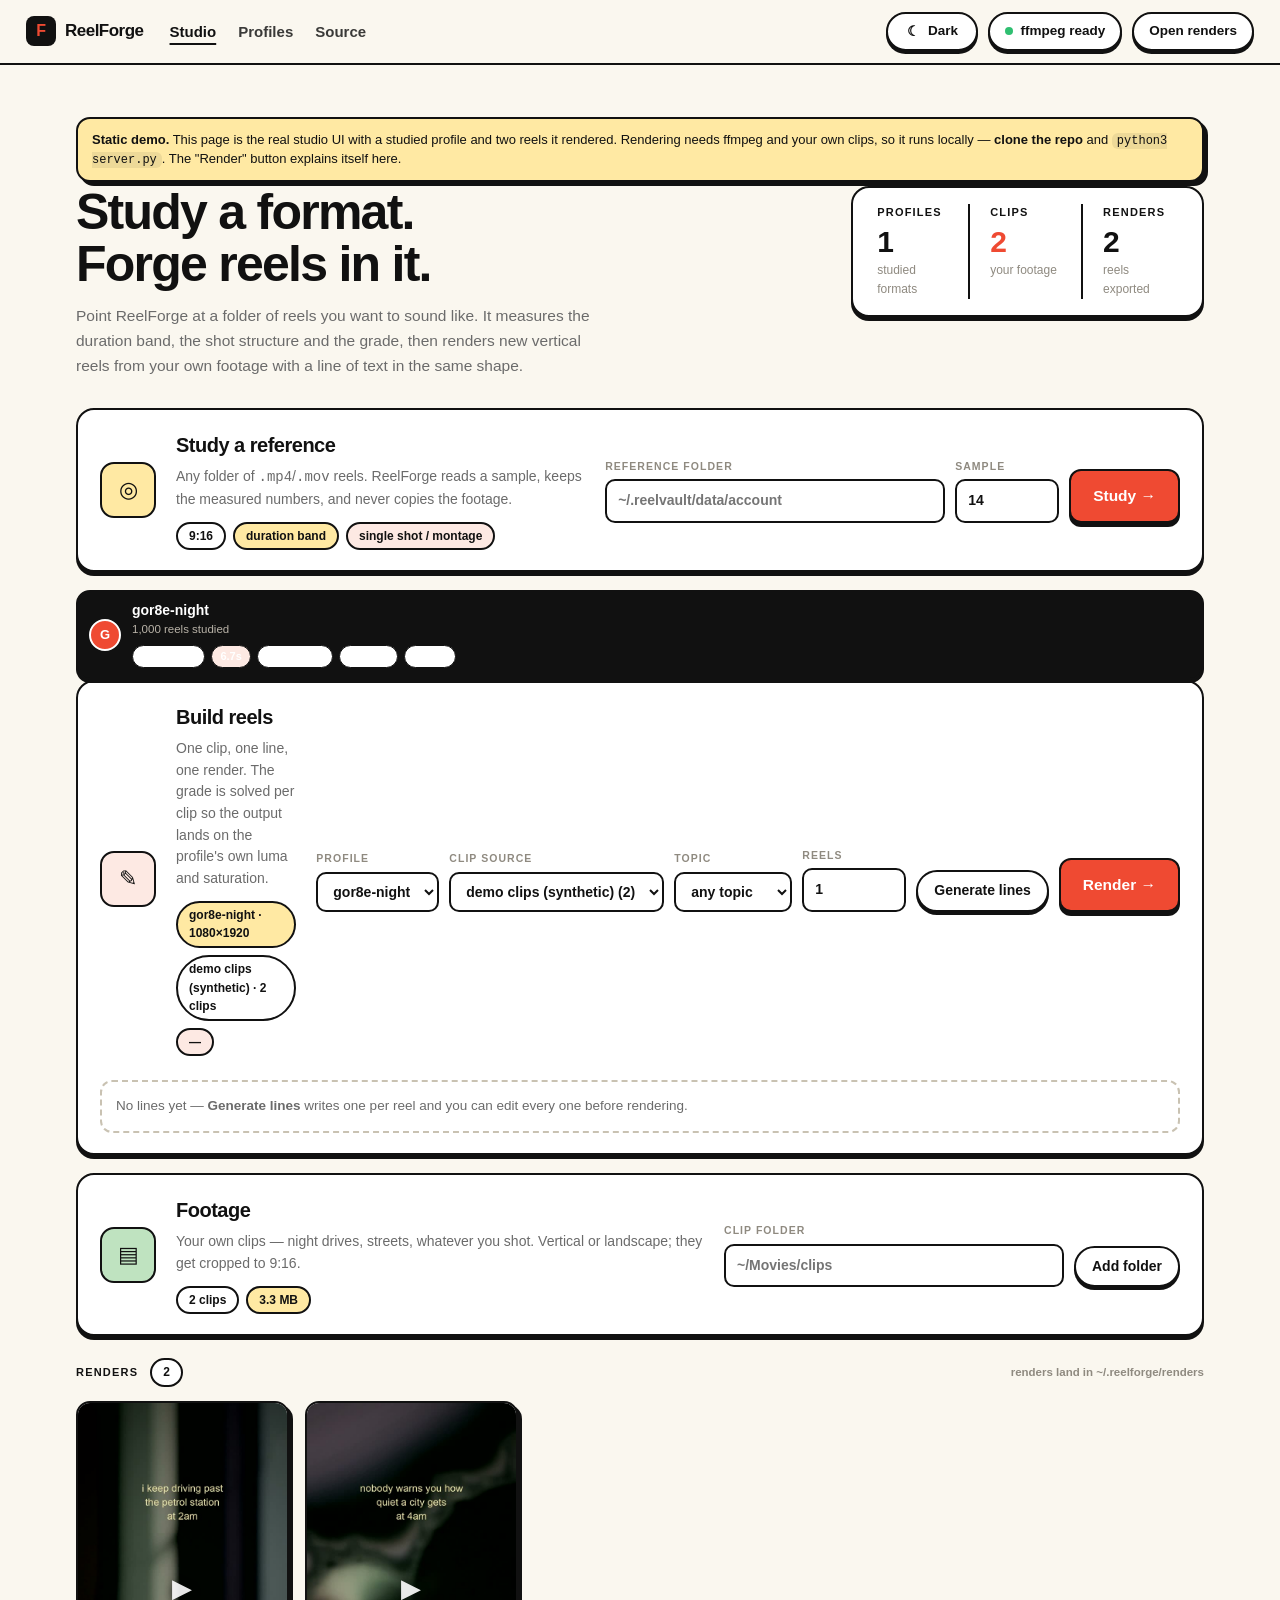
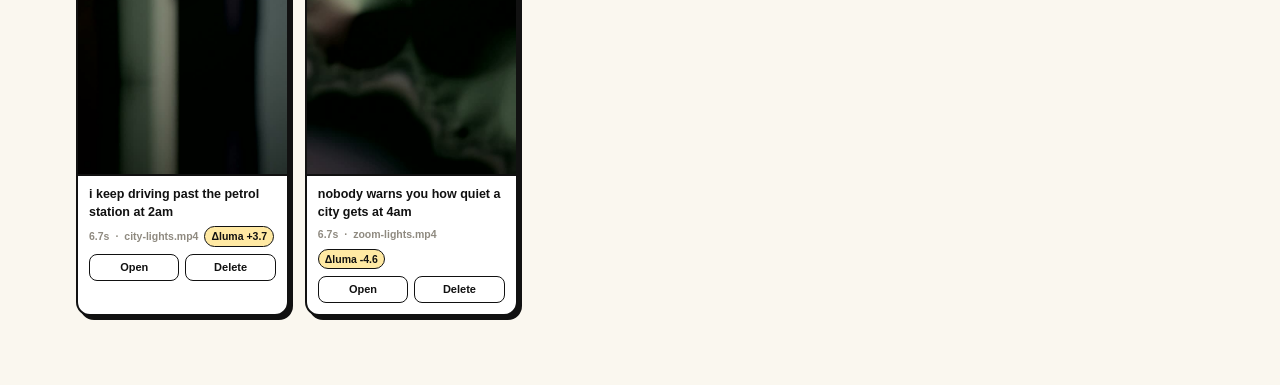
<file: index.html>
<!DOCTYPE html>
<html lang="en">
<head>
<meta charset="utf-8">
<meta name="viewport" content="width=device-width,initial-scale=1">
<title>ReelForge — make reels in a studied format (demo)</title>
<script>
  try {
    var t = localStorage.getItem("reelforge.theme");
    if (!t) t = window.matchMedia("(prefers-color-scheme: dark)").matches ? "dark" : "light";
    document.documentElement.setAttribute("data-theme", t);
  } catch (e) {}
</script>
<link rel="stylesheet" href="style.css">
</head>
<body>

<header class="nav">
  <div class="brand"><span class="logo">F</span><span>ReelForge</span></div>
  <nav>
    <a href="#" class="on">Studio</a>
    <a href="#profiles">Profiles</a>
    <a href="https://github.com/KartBala07/ReelForge" target="_blank" rel="noopener">Source</a>
  </nav>
  <div class="nav-right">
    <button class="pill theme-pill" id="themeBtn" title="Switch between light and dark"><span id="themeIcon">☾</span><span id="themeLabel">Dark</span></button>
    <button class="pill" id="ffPill"><span class="dot" id="ffDot"></span><span id="ffText">ffmpeg</span></button>
    <button class="pill" id="revealBtn">Open renders</button>
  </div>
</header>

<div class="wrap">
<div class="demo-bar">
  <b>Static demo.</b> This page is the real studio UI with a studied profile and two reels it rendered.
  Rendering needs ffmpeg and your own clips, so it runs locally —
  <a href="https://github.com/KartBala07/ReelForge" target="_blank" rel="noopener">clone the repo</a>
  and <code>python3 server.py</code>. The "Render" button explains itself here.
</div>


  <section class="hero">
    <div>
      <h1>Study a format.<br>Forge reels in it.</h1>
      <p>Point ReelForge at a folder of reels you want to sound like. It measures the
         duration band, the shot structure and the grade, then renders new vertical
         reels from your own footage with a line of text in the same shape.</p>
    </div>
    <div class="statbox">
      <div class="col">
        <div class="lbl">Profiles</div>
        <div class="big" id="heroProfiles">0</div>
        <div class="sub">studied formats</div>
      </div>
      <div class="col">
        <div class="lbl">Clips</div>
        <div class="big coral" id="heroClips">0</div>
        <div class="sub">your footage</div>
      </div>
      <div class="col">
        <div class="lbl">Renders</div>
        <div class="big" id="heroRenders">0</div>
        <div class="sub">reels exported</div>
      </div>
    </div>
  </section>

  <section class="card dl" id="studyCard">
    <div class="ico">◎</div>
    <div>
      <h2>Study a reference</h2>
      <p>Any folder of <code>.mp4</code>/<code>.mov</code> reels. ReelForge reads a sample,
         keeps the measured numbers, and never copies the footage.</p>
      <div class="badges" id="studyBadges">
        <span class="badge">9:16</span>
        <span class="badge y">duration band</span>
        <span class="badge p">single shot / montage</span>
      </div>
    </div>
    <div class="dl-controls">
      <div class="field grow">
        <label for="refFolder">Reference folder</label>
        <input id="refFolder" type="text" spellcheck="false" placeholder="~/.reelvault/data/account">
      </div>
      <div class="field">
        <label for="refSample">Sample</label>
        <input id="refSample" type="number" min="4" max="60" step="2" value="14">
      </div>
      <button class="btn-primary" id="studyBtn">Study →</button>
    </div>
  </section>

  <section id="profiles">
    <div class="strip-head">
      <span class="lbl">Profiles</span>
      <span class="chip plain" id="profCount">0</span>
      <div class="spacer"></div>
      <span class="cap-hint">measured, not guessed</span>
    </div>
    <div class="acc-cards" id="profiles"></div>
  </section>

  <section class="card dl" id="buildCard">
    <div class="ico" style="background:var(--pink)">✎</div>
    <div>
      <h2>Build reels</h2>
      <p>One clip, one line, one render. The grade is solved per clip so the output lands
         on the profile's own luma and saturation.</p>
      <div class="badges">
        <span class="badge y" id="badgeProfile">no profile</span>
        <span class="badge" id="badgeSource">no clips</span>
        <span class="badge p" id="badgeTheme">—</span>
      </div>
    </div>
    <div class="dl-controls">
      <div class="field">
        <label for="profileSel">Profile</label>
        <select id="profileSel"></select>
      </div>
      <div class="field">
        <label for="sourceSel">Clip source</label>
        <select id="sourceSel"></select>
      </div>
      <div class="field">
        <label for="topicSel">Topic</label>
        <select id="topicSel"></select>
      </div>
      <div class="field">
        <label for="countInput">Reels</label>
        <input id="countInput" type="number" min="1" max="20" step="1" value="1">
      </div>
      <button class="btn" id="genBtn">Generate lines</button>
      <button class="btn-primary" id="buildBtn">Render →</button>
    </div>
    <div class="line-list" id="lineList"></div>
  </section>

  <section class="card dl" id="sourceCard">
    <div class="ico" style="background:var(--mint,#BFE3C0)">▤</div>
    <div>
      <h2>Footage</h2>
      <p>Your own clips — night drives, streets, whatever you shot. Vertical or landscape;
         they get cropped to 9:16.</p>
      <div class="badges">
        <span class="badge" id="badgeClips">0 clips</span>
        <span class="badge y" id="badgeSize">0 MB</span>
      </div>
    </div>
    <div class="dl-controls">
      <div class="field grow">
        <label for="srcPath">Clip folder</label>
        <input id="srcPath" type="text" spellcheck="false" placeholder="~/Movies/clips">
      </div>
      <button class="btn" id="addSourceBtn">Add folder</button>
    </div>
  </section>

  <section class="card progress" id="progress">
    <div class="top">
      <h3 id="pTitle">Rendering…</h3>
      <div class="spacer"></div>
      <button class="btn btn-ghost" id="logToggle">Show log</button>
    </div>
    <div class="bar" id="pbar"><i id="barFill"></i></div>
    <div class="pmeta">
      <span><b id="pCount">0</b> rendered</span>
      <span id="pTotal"></span>
      <div class="spacer"></div>
      <button class="pill" id="cancelBtn" style="display:none">Stop</button>
      <span id="pStatus"></span>
    </div>
    <div class="log" id="log"></div>
  </section>

  <div class="libhead">
    <span class="lbl">Renders</span>
    <span class="chip plain" id="renderCount">0</span>
    <div class="spacer"></div>
    <span class="cap-hint" id="renderHint">renders land in ~/.reelforge/renders</span>
  </div>
  <div class="forge-grid" id="grid"></div>
  <div class="empty" id="emptyState" hidden>
    <b>No reels yet.</b> Study a profile, add a clip folder, then hit Render.
  </div>

</div>

<div class="toast" id="toast"></div>
<script src="demo.js"></script>
<script src="app.js"></script>
</body>
</html>
</file>
<file: style.css>
/* ReelVault — cream + ink + coral, hard offset shadows */
:root{
  --bg:#FAF7EF;
  --card:#FFFFFF;
  --ink:#111111;
  --muted:#6B6B6B;
  --faint:#8F8A80;
  --coral:#EF4A32;
  --coral-press:#C93A24;
  --yellow:#FFE9A3;
  --pink:#FDE9E3;
  --soft:#EFEBE1;
  --hair:#E7E1D4;
  --hover:#FBEFE9;
  --dash:#C9C3B8;
  --r:18px;
  --shadow:0 4px 0 var(--ink);
  --shadow-sm:0 3px 0 var(--ink);
}
:root[data-theme="dark"]{
  --bg:#070706;
  --card:#131211;
  --ink:#F3EFE4;
  --muted:#B5AE9F;
  --faint:#948D7E;
  --yellow:#3B3216;
  --pink:#2E1A17;
  --soft:#1B1A18;
  --hair:#242220;
  --hover:#211D1A;
  --dash:#332F29;
  --coral:#FF5A3C;
  --coral-press:#E04A2F;
}
*{box-sizing:border-box}
html,body{height:100%}
body{
  margin:0;background:var(--bg);color:var(--ink);
  font:15px/1.55 -apple-system,BlinkMacSystemFont,"SF Pro Text","Inter","Helvetica Neue",Arial,sans-serif;
  -webkit-font-smoothing:antialiased;
}
h1,h2,h3{margin:0;letter-spacing:-.025em;font-weight:800}
a{color:inherit;text-decoration:none}
button{font:inherit;color:inherit;cursor:pointer}
input,select{font:inherit;color:inherit}
.lbl{font-size:11px;font-weight:800;letter-spacing:.11em;text-transform:uppercase;color:var(--ink)}
.lbl.dim{color:var(--faint)}

/* ---------- nav ---------- */
.nav{
  position:sticky;top:0;z-index:30;display:flex;align-items:center;gap:26px;
  padding:12px 26px;background:var(--bg);border-bottom:2px solid var(--ink);
}
.brand{display:flex;align-items:center;gap:9px;font-weight:800;font-size:17px;letter-spacing:-.03em}
.logo{
  width:30px;height:30px;border-radius:8px;background:var(--ink);color:var(--coral);
  display:grid;place-items:center;font-weight:900;font-size:16px;
}
.nav nav{display:flex;gap:22px;font-weight:600;font-size:15px}
.nav nav a{opacity:.82}
.nav nav a.on{opacity:1;font-weight:750;text-decoration:underline;text-underline-offset:6px;text-decoration-thickness:2px}
.nav nav a:hover{opacity:1}
.nav-right{margin-left:auto;display:flex;align-items:center;gap:10px}

.pill{
  display:inline-flex;align-items:center;gap:7px;background:var(--card);
  border:2px solid var(--ink);border-radius:999px;padding:7px 15px;
  font-weight:700;font-size:13.5px;box-shadow:var(--shadow-sm);transition:.12s;
}
.pill:hover{transform:translateY(-1px)}
.pill:active{transform:translateY(2px);box-shadow:0 1px 0 var(--ink)}
.pill.solid{background:var(--coral);color:#fff}
.pill .dot{width:8px;height:8px;border-radius:50%;background:#2FBF71}
.pill .dot.off{background:var(--dash)}

.wrap{max-width:1180px;margin:0 auto;padding:34px 26px 70px}

/* ---------- hero ---------- */
.hero{display:grid;grid-template-columns:1fr auto;gap:34px;align-items:start;margin-bottom:30px}
.hero h1{font-size:clamp(32px,4.4vw,50px);line-height:1.04;letter-spacing:-.035em}
.hero p{color:var(--muted);max-width:520px;margin:14px 0 0;font-size:15.5px;line-height:1.6}
.statbox{
  display:flex;align-items:stretch;background:var(--card);border:2px solid var(--ink);
  border-radius:var(--r);box-shadow:var(--shadow);padding:16px 20px;min-width:300px;
}
.statbox .col{flex:1;padding:0 4px}
.statbox .col + .col{border-left:2px solid var(--ink);padding-left:20px;margin-left:12px}
.statbox .big{font-size:30px;font-weight:800;letter-spacing:-.04em;line-height:1.15;margin-top:4px}
.statbox .big.coral{color:var(--coral)}
.statbox .sub{font-size:12px;color:var(--faint);margin-top:2px}

/* ---------- accounts ---------- */
.strip-head{display:flex;align-items:center;gap:10px;margin:0 0 10px}
.acc-cards{display:flex;gap:12px;overflow-x:auto;padding:2px 2px 10px}
.acc-card{
  position:relative;flex:0 0 auto;display:flex;align-items:center;gap:11px;
  background:var(--card);border:2px solid var(--ink);border-radius:14px;
  padding:10px 16px 10px 11px;box-shadow:var(--shadow-sm);transition:.12s;min-width:172px;
}
.acc-card:hover{transform:translateY(-2px)}
.acc-card.active{background:var(--ink);color:#fff}
.acc-card.active .ava{background:var(--coral);color:#fff;border-color:#fff}
.acc-card.active .acc-sub{color:#B9B3A8}
.ava{
  width:32px;height:32px;border-radius:50%;background:var(--yellow);border:2px solid var(--ink);
  display:grid;place-items:center;font-weight:800;font-size:13px;text-transform:uppercase;flex:0 0 auto;
}
.acc-name{font-weight:750;font-size:14px;line-height:1.2}
.acc-sub{font-size:11.5px;color:var(--faint);margin-top:2px}
.acc-card .busy{position:absolute;top:8px;right:9px;width:8px;height:8px;border-radius:50%;background:var(--coral);animation:pulse 1.1s infinite}
@keyframes pulse{50%{opacity:.2}}

.add-card{display:flex;align-items:center;gap:8px;background:transparent;border:2px dashed var(--dash);border-radius:14px;padding:9px 12px}
.add-card input{background:transparent;border:0;outline:none;width:116px;font-weight:650}
.add-card input::placeholder{color:var(--faint);font-weight:600}
.add-card button{background:var(--ink);color:#fff;border:2px solid var(--ink);border-radius:9px;padding:4px 11px;font-size:13px;font-weight:700}
.add-card button:disabled{opacity:.4}
.conn{font-size:12.5px;color:var(--muted);margin-top:4px}
.conn b{color:#22803f}
.conn.bad b{color:var(--coral-press)}
.conn a{text-decoration:underline;font-weight:700}

/* ---------- stat row ---------- */
.stats{display:grid;grid-template-columns:repeat(4,1fr);gap:14px;margin:24px 0 22px}
.stat{
  background:var(--card);border:2px solid var(--ink);border-radius:16px;
  padding:14px 17px 15px;box-shadow:var(--shadow-sm);
}
.stat .v{font-size:27px;font-weight:800;letter-spacing:-.04em;line-height:1.2;margin-top:6px}
.stat .s{font-size:12px;color:var(--faint);margin-top:1px}

/* ---------- generic card ---------- */
.card{
  background:var(--card);border:2px solid var(--ink);border-radius:var(--r);
  box-shadow:var(--shadow);padding:20px 22px;margin-bottom:18px;
}
.btn{
  display:inline-flex;align-items:center;gap:8px;background:var(--card);border:2px solid var(--ink);
  border-radius:999px;padding:8px 16px;font-weight:700;font-size:14px;box-shadow:var(--shadow-sm);transition:.12s;
}
.btn:hover{transform:translateY(-1px)}
.btn:active{transform:translateY(2px);box-shadow:0 1px 0 var(--ink)}
.btn:disabled{opacity:.42;cursor:not-allowed;transform:none}
.btn-primary{
  display:inline-flex;align-items:center;justify-content:center;gap:8px;
  background:var(--coral);color:#fff;border:2px solid var(--ink);border-radius:12px;
  padding:13px 22px;font-weight:800;font-size:15.5px;box-shadow:var(--shadow);transition:.12s;
}
.btn-primary:hover{background:#F7644E}
.btn-primary:active{transform:translateY(3px);box-shadow:0 1px 0 var(--ink)}
.btn-primary:disabled{opacity:.45;cursor:not-allowed;transform:none}
.btn-ghost{background:transparent;border-color:#D9D3C6;box-shadow:none;color:var(--muted)}
.btn-ghost:hover{color:var(--ink);border-color:var(--ink)}

/* ---------- download card ---------- */
.dl{display:grid;grid-template-columns:auto 1fr auto;gap:20px;align-items:center}
.dl .ico{
  width:56px;height:56px;border-radius:14px;background:var(--yellow);border:2px solid var(--ink);
  display:grid;place-items:center;font-size:22px;flex:0 0 auto;
}
.dl h2{font-size:20px;margin-bottom:5px}
.dl p{color:var(--muted);font-size:14px;margin:0;max-width:560px}
.badges{display:flex;gap:7px;flex-wrap:wrap;margin-top:11px}
.badge{
  font-size:12px;font-weight:700;border:2px solid var(--ink);border-radius:999px;
  padding:3px 11px;background:var(--card);
}
.badge.y{background:var(--yellow)}
.badge.p{background:var(--pink)}
.dl-controls{display:flex;align-items:flex-end;gap:10px;flex-wrap:wrap;justify-content:flex-end}
.field{display:flex;flex-direction:column;gap:5px}
.field label{font-size:10.5px;font-weight:800;letter-spacing:.1em;text-transform:uppercase;color:var(--faint)}
.field input,.field select{
  background:var(--card);border:2px solid var(--ink);border-radius:10px;
  padding:9px 11px;font-weight:700;font-size:14px;outline:none;min-width:104px;
}
.field input:focus,.field select:focus{box-shadow:0 0 0 3px var(--yellow)}
.field textarea{
  background:var(--card);border:2px solid var(--ink);border-radius:10px;
  padding:9px 11px;font:inherit;font-size:13px;font-weight:600;outline:none;
  resize:vertical;min-height:54px;width:100%;
}
.field textarea:focus{box-shadow:0 0 0 3px var(--yellow)}
.field.grow{min-width:340px;flex:1}

/* ---------- caption editor ---------- */
.dl > .cap-editor,.dl > .cap-lines,.dl > .cap-preview{grid-column:1/-1}
.cap-editor{display:flex;gap:12px;align-items:flex-end;flex-wrap:wrap}
.cap-editor .field:last-child{min-width:220px}
.cap-lines{display:flex;gap:6px;align-items:center;flex-wrap:wrap;margin-top:-6px}
.cap-lines code{
  font:11.5px ui-monospace,SFMono-Regular,Menlo,monospace;background:var(--card);
  border:1.5px solid #D9D3C6;border-radius:7px;padding:2px 7px;color:var(--muted);
}
.cap-hint{font-size:11.5px;color:var(--faint);font-weight:650}
.cap-preview{
  border:2px dashed #C9C2B2;border-radius:12px;padding:11px 13px;background:var(--card);
  font-size:13px;line-height:1.55;white-space:pre-wrap;max-height:230px;overflow:auto;
}
.cap-preview b{display:block;font-size:11px;letter-spacing:.06em;text-transform:uppercase;color:var(--faint);margin-bottom:4px}
.cap-preview .row + .row{margin-top:10px;padding-top:10px;border-top:1px solid #E4DED0}

/* ---------- progress ---------- */
.progress{background:var(--pink);display:none}
.progress.on{display:block}
.progress .top{display:flex;align-items:center;gap:12px;margin-bottom:10px}
.progress .top h3{font-size:15px}
.bar{height:14px;border:2px solid var(--ink);border-radius:999px;background:#fff;overflow:hidden}
.bar i{display:block;height:100%;width:0;background:var(--coral);border-right:2px solid var(--ink);transition:width .4s}
.bar.indet i{width:35% !important;animation:slide 1.4s infinite linear}
@keyframes slide{0%{margin-left:-35%}100%{margin-left:100%}}
.pmeta{display:flex;gap:12px;align-items:center;font-size:13px;color:var(--muted);margin-top:9px;font-weight:600}
.pmeta b{color:var(--ink);font-weight:800}

.log{display:none;background:#12120F;color:#E8E4DA;border:2px solid var(--ink);border-radius:12px;margin-top:12px;max-height:190px;overflow:auto;padding:11px 13px;font:12px/1.5 ui-monospace,SFMono-Regular,Menlo,monospace}
.log.on{display:block}
.log div{white-space:pre-wrap;word-break:break-word;color:#B9B3A8}
.log .warn{color:#FFC46B}
.log .error{color:#FF8A7A}
.log .done{color:#7CD9A5}
.log .cmd{color:#6E6A61}

/* ---------- library ---------- */
.libhead{display:flex;align-items:center;gap:12px;margin:22px 0 14px;flex-wrap:wrap}
.libhead h2{font-size:22px}
.chip{
  font-size:12px;font-weight:750;border:2px solid var(--ink);border-radius:999px;
  padding:3px 11px;background:var(--yellow);
}
.chip.plain{background:var(--card)}
.seg{display:inline-flex;border:2px solid var(--ink);border-radius:999px;overflow:hidden;background:var(--card);box-shadow:var(--shadow-sm)}
.seg button{background:transparent;border:0;padding:6px 16px;font-weight:750;font-size:13px;color:var(--muted)}
.seg button.on{background:var(--ink);color:#fff}
.spacer{flex:1}

.grid{display:grid;grid-template-columns:repeat(auto-fill,minmax(170px,1fr));gap:16px}
.tile{
  background:var(--card);border:2px solid var(--ink);border-radius:16px;overflow:hidden;
  box-shadow:var(--shadow-sm);transition:.13s;position:relative;cursor:pointer;
}
.tile:hover{transform:translateY(-3px);box-shadow:0 6px 0 var(--ink)}
.tile .thumb{width:100%;aspect-ratio:9/16;object-fit:cover;display:block;background:var(--soft);border-bottom:2px solid var(--ink)}
.tile .thumb.noimg,.mini.noimg{opacity:0}
.tile .body{padding:9px 11px 11px}
.tile .t{font-weight:750;font-size:12.5px;white-space:nowrap;overflow:hidden;text-overflow:ellipsis}
.tile .tags{font-size:11.5px;color:var(--coral-press);font-weight:650;margin-top:2px;white-space:nowrap;overflow:hidden;text-overflow:ellipsis}
.tile .m{display:flex;justify-content:space-between;font-size:11.5px;color:var(--faint);margin-top:4px;font-weight:600}
.tile .play{position:absolute;top:0;left:0;right:0;aspect-ratio:9/16;display:grid;place-items:center;opacity:0;transition:.13s;background:rgba(17,17,17,.26)}
.tile:hover .play{opacity:1}
.pick{position:absolute;top:8px;left:8px;z-index:3;background:var(--card);border:2px solid var(--ink);border-radius:7px;width:24px;height:24px;display:grid;place-items:center;cursor:pointer;box-shadow:var(--shadow-sm)}
.pick input{margin:0;width:14px;height:14px;accent-color:var(--coral);cursor:pointer}
.posted-chip{position:absolute;top:8px;right:8px;z-index:3;background:#2FBF71;color:#08130C;border:2px solid var(--ink);border-radius:999px;font-size:10.5px;font-weight:800;padding:2px 8px;letter-spacing:.02em}
.posted-chip.inline{position:static;display:inline-block;font-size:10px;padding:1px 7px;background:#2FBF71}
#dryBtn:disabled,#publishBtn:disabled{opacity:.45;cursor:not-allowed}
.playbtn{width:46px;height:46px;border-radius:50%;background:var(--coral);border:2px solid var(--ink);color:#fff;display:grid;place-items:center;font-size:15px;padding-left:3px}

/* ---------- table ---------- */
.tablewrap{overflow-x:auto;border:2px solid var(--ink);border-radius:16px;background:var(--card);box-shadow:var(--shadow-sm)}
table.lib{width:100%;table-layout:fixed;border-collapse:collapse;font-size:13.5px}
table.lib th{
  text-align:left;font-size:10.5px;font-weight:800;letter-spacing:.1em;text-transform:uppercase;
  padding:11px 12px;background:var(--bg);border-bottom:2px solid var(--ink);color:var(--ink);
  position:sticky;top:0;z-index:2;
}
table.lib td{padding:10px 12px;border-bottom:1.5px solid var(--hair);vertical-align:middle}
table.lib tr:last-child td{border-bottom:0}
table.lib tbody tr{cursor:pointer}
table.lib tbody tr:hover td{background:var(--hover)}
table.lib td.tt{overflow:hidden}
table.lib .tl{font-weight:750;white-space:nowrap;overflow:hidden;text-overflow:ellipsis}
table.lib .cp{color:var(--muted);font-size:12px;white-space:nowrap;overflow:hidden;text-overflow:ellipsis;margin-top:2px}
table.lib .mini{width:34px;height:46px;object-fit:cover;border-radius:6px;border:1.5px solid var(--ink);background:var(--soft);display:block}
table.lib .tags{color:var(--coral-press);font-weight:650;font-size:12.5px;overflow:hidden;text-overflow:ellipsis}
table.lib .num{text-align:right;font-variant-numeric:tabular-nums;white-space:nowrap;font-weight:600}
table.lib .th{padding-right:0}

/* ---------- empty ---------- */
.empty{
  background:var(--card);border:2px dashed var(--dash);border-radius:var(--r);
  padding:44px 24px;text-align:center;color:var(--muted);
}
.empty h3{color:var(--ink);font-size:19px;margin-bottom:6px}
.empty p{margin:0 auto;max-width:430px;font-size:14px}

/* ---------- modal ---------- */
.modal{position:fixed;inset:0;background:rgba(20,18,14,.55);display:none;place-items:center;z-index:60;padding:22px;backdrop-filter:blur(3px);overflow-y:auto}
.modal.on{display:grid}
.modal .box{
  position:relative;
  background:var(--card);border:2px solid var(--ink);border-radius:20px;box-shadow:0 8px 0 var(--ink);
  padding:14px;width:100%;max-width:430px;display:flex;flex-direction:column;
  max-height:calc(100vh - 44px);min-height:0;
}
.modal-close{
  position:absolute;top:-14px;right:-14px;width:34px;height:34px;border-radius:50%;
  background:var(--card);border:2px solid var(--ink);box-shadow:var(--shadow-sm);
  font-size:14px;font-weight:800;display:grid;place-items:center;z-index:3;
}
.modal-close:hover{background:var(--yellow)}
.modal video{
  max-width:100%;width:auto;height:auto;margin:0 auto;
  border-radius:12px;border:2px solid var(--ink);background:#000;
  aspect-ratio:9/16;max-height:min(60vh,560px);object-fit:contain;display:block;
}
.modal .mrow{display:flex;align-items:flex-start;gap:10px;padding:12px 4px 2px;flex:1 1 auto;min-height:0}
.modal .info{min-width:0;flex:1;overflow-y:auto;max-height:30vh;padding-right:4px}
.modal .t{font-weight:800;font-size:14px}
.modal .m{font-size:12px;color:var(--faint);font-weight:600;margin-top:2px}
.modal .tags{font-size:12.5px;color:var(--coral-press);font-weight:700;margin-top:6px;line-height:1.6;word-break:break-word}
.modal .desc{font-size:12.5px;color:var(--muted);margin-top:8px;line-height:1.55;white-space:pre-wrap}
.modal .desc.none{color:var(--faint);font-style:italic}

/* ---------- theme toggle ---------- */
.theme-pill{min-width:92px;justify-content:center;gap:8px}
.theme-pill #themeIcon{font-size:14px;line-height:1}
:root[data-theme="dark"] .log{background:#0C0C0A;color:#E8E4DA}
:root[data-theme="dark"] .toast{background:var(--ink);color:#141311}
:root[data-theme="dark"] .tile:hover{box-shadow:0 6px 0 var(--ink)}
:root[data-theme="dark"] .acc-card.active{background:var(--ink);color:#141311}
:root[data-theme="dark"] .acc-card.active .acc-sub{color:#5A5548}
:root[data-theme="dark"] .seg button.on{background:var(--ink);color:#141311}
:root[data-theme="dark"] table.lib th{background:var(--soft)}
:root[data-theme="dark"] .modal{background:rgba(0,0,0,.66)}
:root[data-theme="dark"] .btn-primary,
:root[data-theme="dark"] .pill.solid{color:#141311}
:root[data-theme="dark"] .add-card button{color:#141311}
:root[data-theme="dark"] .conn b{color:#4ADE9B}
:root[data-theme="dark"] .acc-card.active{background:var(--ink);color:#0A0A09}
:root[data-theme="dark"] .acc-card.active .acc-sub{color:#4A463C}
:root[data-theme="dark"] .pmeta{color:var(--muted)}
:root[data-theme="dark"] .stat .s,
:root[data-theme="dark"] .statbox .sub{color:#8A8477}

/* ---------- toast ---------- */
.toast{
  position:fixed;left:50%;bottom:28px;transform:translate(-50%,16px);
  background:var(--ink);color:#fff;border:2px solid var(--ink);border-radius:12px;
  padding:11px 18px;font-weight:650;font-size:14px;opacity:0;transition:.22s;z-index:70;
  box-shadow:0 5px 0 rgba(17,17,17,.25);max-width:80vw;
}
.toast.on{opacity:1;transform:translate(-50%,0)}
.toast.err{background:var(--coral-press)}

::-webkit-scrollbar{width:11px;height:11px}
::-webkit-scrollbar-thumb{background:#CFC8B9;border-radius:8px;border:3px solid var(--bg)}
::-webkit-scrollbar-thumb:hover{background:#B8B0A0}

@media (max-width:900px){
  .hero{grid-template-columns:1fr}
  .statbox{min-width:0}
  .stats{grid-template-columns:repeat(2,1fr)}
  .dl{grid-template-columns:auto 1fr}
  .dl-controls{grid-column:1/-1;justify-content:flex-start}
  .nav nav{display:none}
}

/* ---------- reelforge ---------- */
.dl > .line-list{grid-column:1/-1}
.field.grow input{width:100%;min-width:260px}
.webkit-hidden{display:none}

.line-list{display:grid;gap:10px;margin-top:4px}
.line-item{
  border:2px solid var(--ink);border-radius:12px;background:var(--card);
  padding:10px 12px;display:grid;grid-template-columns:auto 1fr auto;gap:10px;align-items:start;
}
.line-item .num{
  width:24px;height:24px;border-radius:8px;background:var(--yellow);border:2px solid var(--ink);
  display:grid;place-items:center;font-size:12px;font-weight:900;
}
.line-item textarea{
  border:0;background:transparent;resize:vertical;width:100%;min-height:38px;
  font:inherit;font-size:13.5px;line-height:1.5;font-weight:650;outline:none;
}
.line-item .theme{font-size:10.5px;font-weight:800;letter-spacing:.08em;text-transform:uppercase;color:var(--faint);}
.line-item .kill{border:0;background:transparent;cursor:pointer;font-size:15px;color:var(--faint);padding:2px 4px}
.line-item .kill:hover{color:var(--coral)}
.line-empty{border:2px dashed #C9C2B2;border-radius:12px;padding:14px;color:var(--muted);font-size:13.5px}

.prof-metrics{display:flex;gap:6px;flex-wrap:wrap;margin-top:6px}
.prof-metrics span{
  font-size:11px;font-weight:800;border:1.5px solid var(--ink);border-radius:999px;
  padding:2px 8px;background:var(--card);
}
.prof-metrics span.hot{background:var(--pink)}

.forge-grid{display:grid;grid-template-columns:repeat(auto-fill,minmax(190px,1fr));gap:16px}
.forge-card{
  border:2px solid var(--ink);border-radius:14px;background:var(--card);overflow:hidden;
  box-shadow:4px 4px 0 var(--ink);display:flex;flex-direction:column;
}
.forge-card .poster{
  position:relative;aspect-ratio:9/16;background:#111;cursor:pointer;border-bottom:2px solid var(--ink);
}
.forge-card .poster img,.forge-card .poster video{width:100%;height:100%;object-fit:cover;display:block}
.forge-card .poster .play{
  position:absolute;inset:0;display:grid;place-items:center;color:#fff;font-size:26px;
  text-shadow:0 2px 10px rgba(0,0,0,.6);opacity:.9;
}
.forge-card .poster:hover .play{opacity:1;transform:scale(1.06)}
.forge-card .body{padding:9px 11px 11px;display:grid;gap:5px}
.forge-card .line{
  font-size:12.5px;line-height:1.45;font-weight:650;color:var(--ink);
  display:-webkit-box;-webkit-line-clamp:4;-webkit-box-orient:vertical;overflow:hidden;
}
.forge-card .meta{display:flex;gap:6px;align-items:center;font-size:10.5px;color:var(--faint);font-weight:700;flex-wrap:wrap}
.forge-card .meta .match{
  border:1.5px solid var(--ink);border-radius:999px;padding:1px 6px;background:var(--yellow);
  color:var(--ink);font-weight:800;
}
.forge-card .actions{display:flex;gap:6px;margin-top:2px}
.forge-card .actions button{
  flex:1;border:1.5px solid var(--ink);border-radius:8px;background:var(--card);
  font-size:11px;font-weight:800;padding:4px 0;cursor:pointer;
}
.forge-card .actions button:hover{background:var(--yellow)}
/* ---------- demo bar ---------- */
.demo-bar{
  border:2px solid var(--ink);border-radius:14px;background:var(--yellow);
  padding:11px 14px;font-size:13px;line-height:1.5;margin:18px 0 4px;
  box-shadow:4px 4px 0 var(--ink);
}
.demo-bar a{color:inherit;font-weight:800}
.demo-bar code{font:12px ui-monospace,Menlo,monospace;background:rgba(0,0,0,.07);padding:1px 5px;border-radius:6px}
</file>
